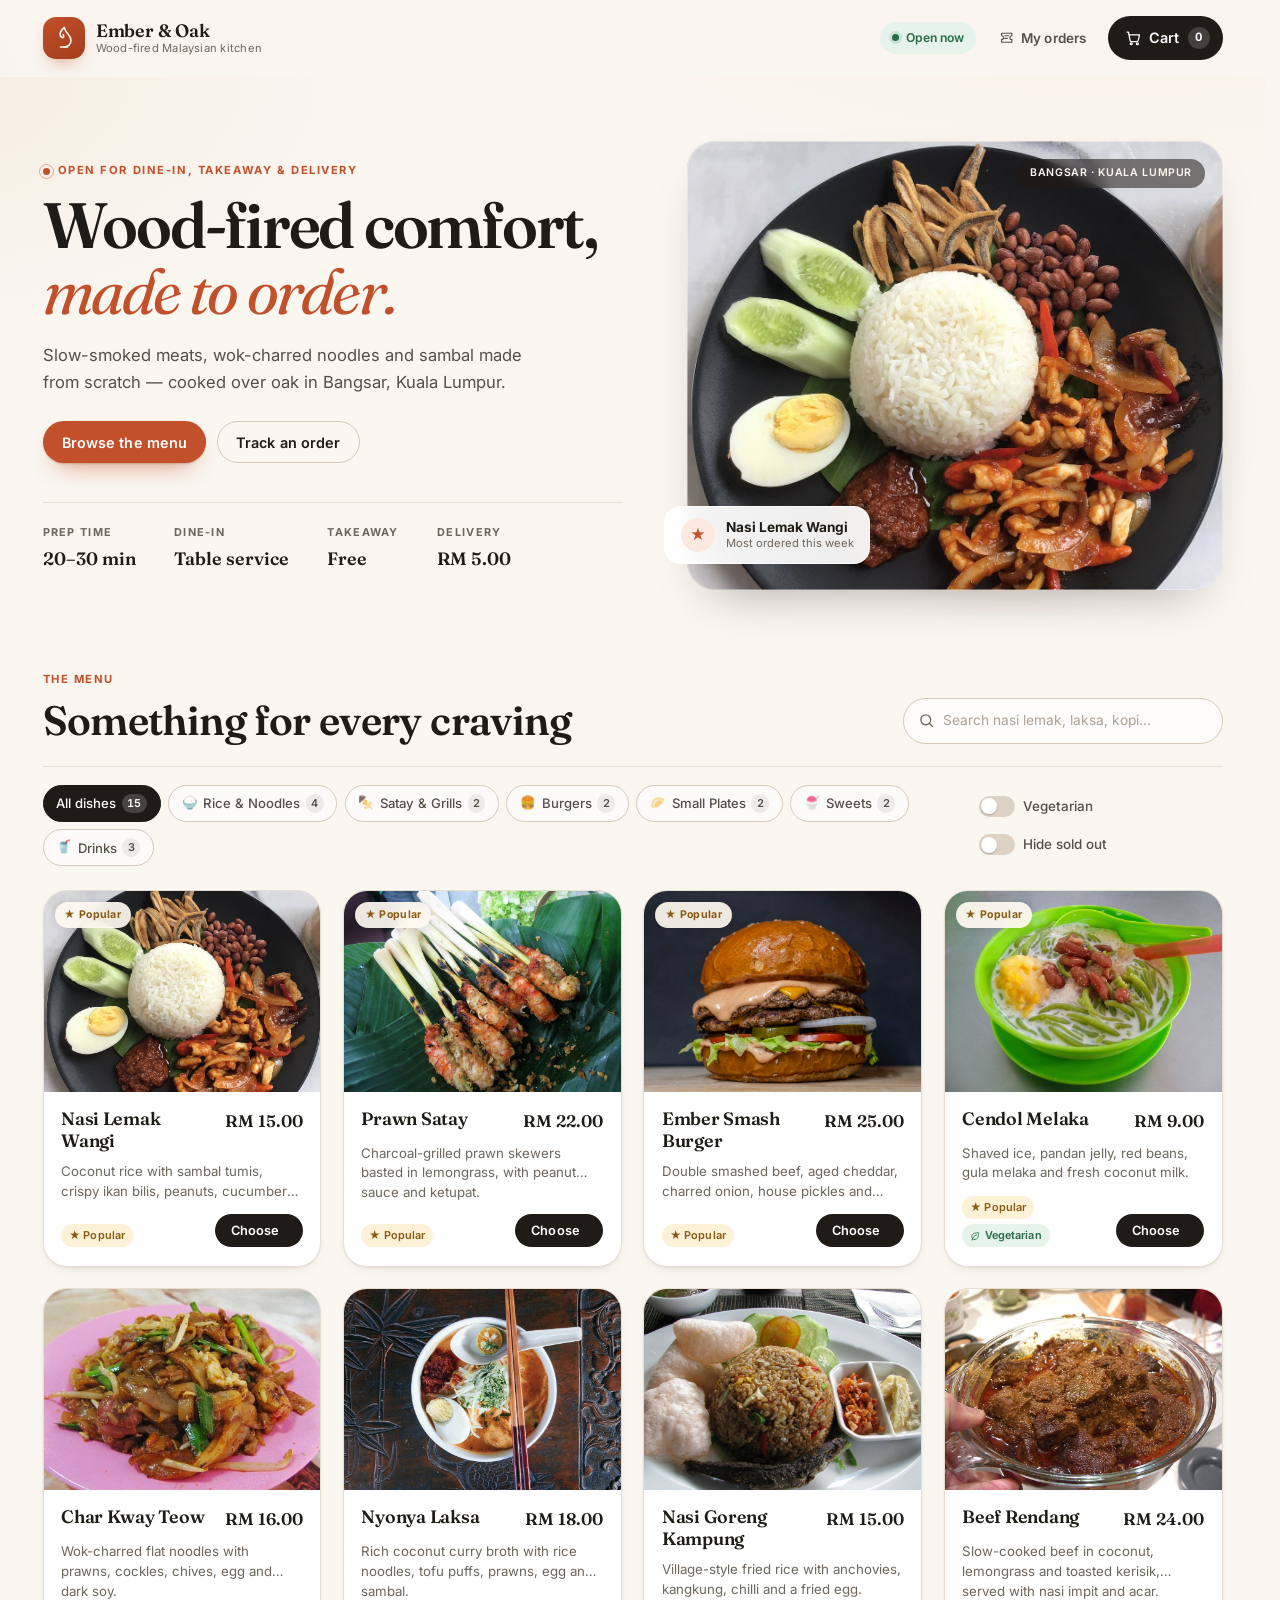
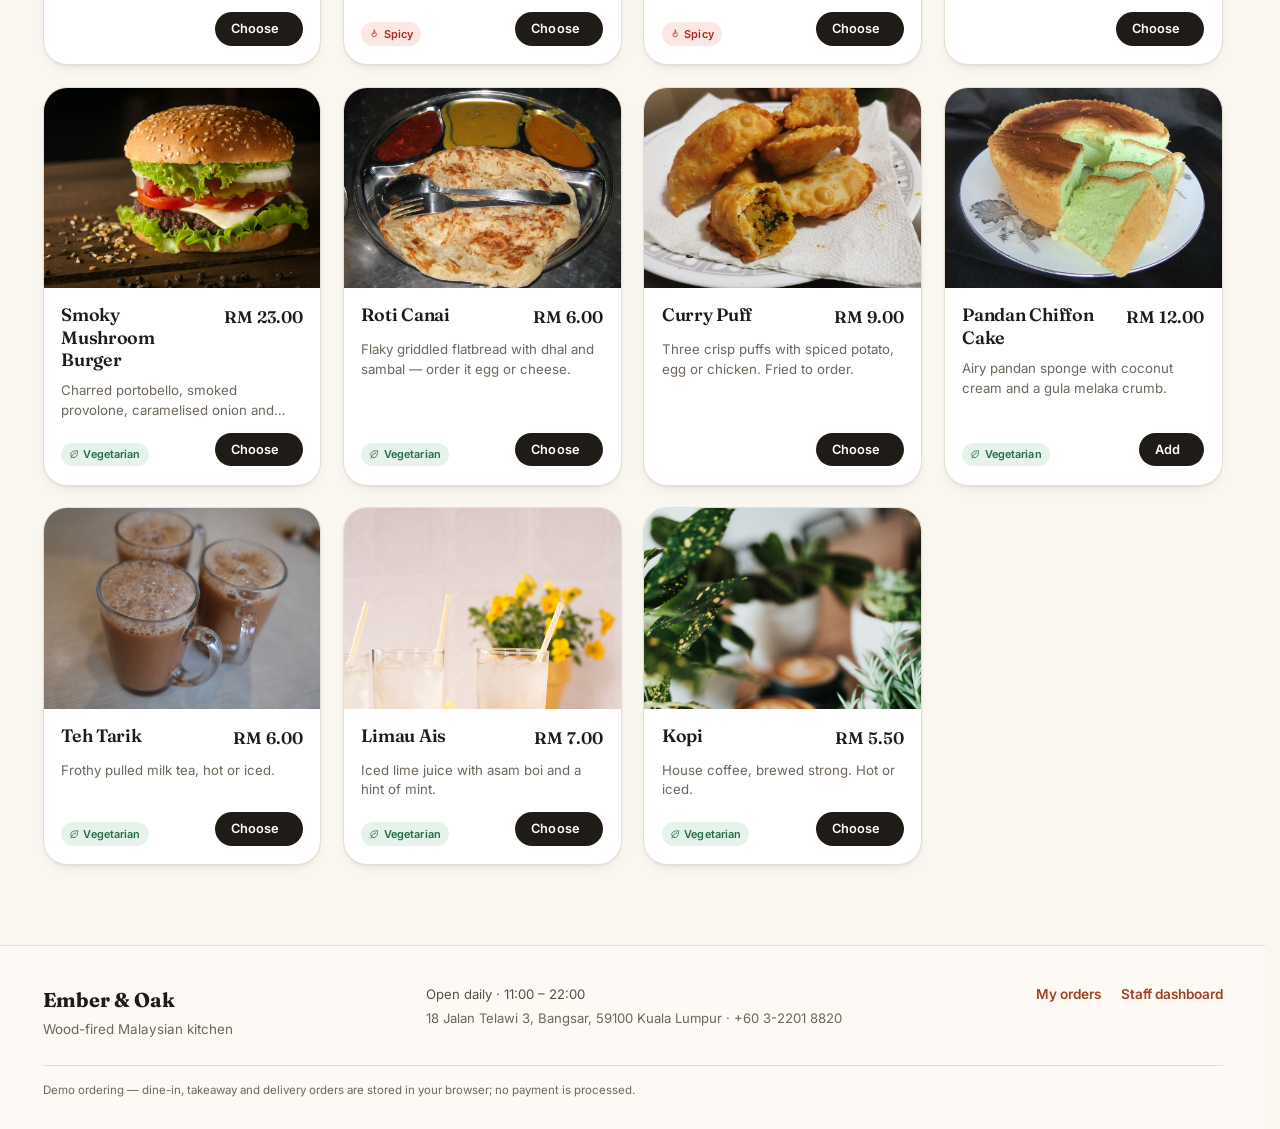
<file: index.html>
<!DOCTYPE html>
<html lang="en-MY">
<head>
  <meta charset="UTF-8">
  <meta name="viewport" content="width=device-width, initial-scale=1">
  <title>Ember &amp; Oak — Menu</title>
  <meta name="description" content="Wood-fired Malaysian comfort food in Bangsar, Kuala Lumpur. Order dine-in, takeaway or delivery.">
  <link rel="icon" href="data:image/svg+xml,<svg xmlns='http://www.w3.org/2000/svg' viewBox='0 0 100 100'><text y='.9em' font-size='90'>🔥</text></svg>">
  <link rel="preconnect" href="https://fonts.googleapis.com">
  <link rel="preconnect" href="https://fonts.gstatic.com" crossorigin>
  <link href="https://fonts.googleapis.com/css2?family=Fraunces:ital,opsz,wght@0,9..144,400;0,9..144,600;0,9..144,700;1,9..144,400;1,9..144,600&family=Inter:wght@400;500;600;700&display=swap" rel="stylesheet">
  <link rel="stylesheet" href="assets/css/app.css?v=8">
</head>
<body class="storefront">

  <header class="site-header" id="siteHeader">
    <div class="container header-inner">
      <a class="brand" href="index.html" >
        <span class="brand-mark" aria-hidden="true">
          <svg viewBox="0 0 24 24" fill="none" stroke="currentColor" stroke-width="1.6" stroke-linecap="round" stroke-linejoin="round">
            <path d="M12 21c4.2 0 7-2.9 7-6.7 0-3.4-2.3-5.4-4-7.5C13.5 4.9 12.6 3.3 12.4 1.5c-2.4 1.9-4.3 4.3-4.3 6.8 0 1.6.8 2.7 1.9 3.2.7.3 1.4 0 1.6-.7.2-.7 0-1.5-.4-2.2"/>
            <path d="M8.5 21h7"/>
          </svg>
        </span>
        <span class="brand-text">
          <strong id="brandName">Ember &amp; Oak</strong>
          <small id="brandTagline">Wood-fired comfort food</small>
        </span>
      </a>

      <div class="header-actions">
        <span class="status-pill" id="statusPill"><span class="status-dot"></span>Open now</span>
        <button class="btn btn-ghost header-orders" id="myOrdersBtn" type="button">
          <svg viewBox="0 0 24 24" fill="none" stroke="currentColor" stroke-width="1.8" stroke-linecap="round" stroke-linejoin="round" class="ico" aria-hidden="true"><path d="M4 5h16v4a2 2 0 0 0 0 6v4H4v-4a2 2 0 0 0 0-6V5Z"/><path d="M9 9h6M9 13h4"/></svg>
          My orders
        </button>
        <button class="btn btn-dark cart-btn" id="cartBtn" type="button" aria-label="Open cart">
          <svg viewBox="0 0 24 24" fill="none" stroke="currentColor" stroke-width="1.8" stroke-linecap="round" stroke-linejoin="round" class="ico" aria-hidden="true"><circle cx="9" cy="20" r="1.4"/><circle cx="18" cy="20" r="1.4"/><path d="M3 3h2l2.3 12.1a2 2 0 0 0 2 1.6h7.9a2 2 0 0 0 2-1.6L21 7H6"/></svg>
          <span class="cart-label">Cart</span>
          <span class="cart-count" id="cartCount" aria-live="polite">0</span>
        </button>
      </div>
    </div>
  </header>

  <main>
    <section class="hero container">
      <div class="hero-copy">
        <p class="eyebrow"><span class="pulse-dot"></span><span id="heroStatus">Open for dine-in, takeaway &amp; delivery</span></p>
        <h1>Wood-fired comfort,<br><em>made to order.</em></h1>
        <p class="hero-sub">
          Slow-smoked meats, wok-charred noodles and sambal made from scratch — cooked over
          oak in Bangsar, Kuala Lumpur.
        </p>
        <div class="hero-actions">
          <a class="btn btn-primary" href="#menu">Browse the menu</a>
          <button class="btn btn-outline" id="heroOrdersBtn" type="button">Track an order</button>
        </div>
        <dl class="hero-stats">
          <div><dt>Prep time</dt><dd id="heroPrep">20–30 min</dd></div>
          <div><dt>Dine-in</dt><dd>Table service</dd></div>
          <div><dt>Takeaway</dt><dd>Free</dd></div>
          <div><dt>Delivery</dt><dd id="heroFee">RM 5.00</dd></div>
        </dl>
      </div>

      <div class="hero-media">
        <div class="hero-photo thumb" data-emoji="🍚">
          <img src="assets/img/hero-nasi-lemak.jpg"
               alt="Nasi lemak with sambal, ikan bilis, peanuts, cucumber and egg" onerror="this.style.display='none'">
        </div>
        <div class="hero-badge">
          <span class="hero-star">★</span>
          <div><strong>Nasi Lemak Wangi</strong><small>Most ordered this week</small></div>
        </div>
        <div class="hero-note">Bangsar · Kuala Lumpur</div>
      </div>
    </section>

    <section class="menu-section container" id="menu">
      <div class="section-head">
        <div>
          <p class="eyebrow">The menu</p>
          <h2>Something for every craving</h2>
        </div>
        <label class="search">
          <span class="sr-only">Search the menu</span>
          <svg class="ico" viewBox="0 0 24 24" fill="none" stroke="currentColor" stroke-width="1.8" stroke-linecap="round"><circle cx="11" cy="11" r="7"/><path d="m20.5 20.5-4-4"/></svg>
          <input type="search" id="searchInput" placeholder="Search nasi lemak, laksa, kopi…" autocomplete="off">
        </label>
      </div>

      <div class="filter-bar">
        <div class="chips" id="categoryChips" role="tablist" aria-label="Menu categories"></div>
        <div class="toggles">
          <label class="switch-line">
            <input type="checkbox" id="vegOnly">
            <span class="switch"></span>
            Vegetarian
          </label>
          <label class="switch-line">
            <input type="checkbox" id="hideSoldOut">
            <span class="switch"></span>
            Hide sold out
          </label>
        </div>
      </div>

      <div class="dish-grid" id="dishGrid"></div>

      <div class="empty-state" id="menuEmpty" hidden>
        <div class="empty-emoji">🍽️</div>
        <h3>No dishes found</h3>
        <p>Try a different search or clear your filters.</p>
        <button class="btn btn-outline" id="clearFilters" type="button">Clear filters</button>
      </div>
    </section>
  </main>

  <footer class="site-footer">
    <div class="container footer-inner">
      <div class="footer-brand">
        <strong id="footerName">Ember &amp; Oak</strong>
        <p>Wood-fired comfort food, made to order.</p>
      </div>
      <div class="footer-meta">
        <p id="footerHours">Open daily · 11:00 – 22:00</p>
        <p id="footerContact">18 Jalan Telawi 3, Bangsar, 59100 Kuala Lumpur · +60 3-2201 8820</p>
      </div>
      <div class="footer-links">
        <button class="link-btn" id="footerOrders" type="button">My orders</button>
        <a class="link-btn" href="admin.html">Staff dashboard</a>
      </div>
    </div>
    <div class="container footer-fine">
      <p>Demo ordering — dine-in, takeaway and delivery orders are stored in your browser; no payment is processed.</p>
    </div>
  </footer>

  <!-- Cart drawer -->
  <div class="scrim" id="scrim"></div>
  <aside class="drawer" id="cartDrawer" aria-label="Your cart" aria-hidden="true" inert>
    <div class="drawer-head">
      <div>
        <p class="eyebrow">Your order</p>
        <h2>Cart</h2>
      </div>
      <button class="icon-btn" data-close-drawer type="button" aria-label="Close cart">
        <svg class="ico" viewBox="0 0 24 24" fill="none" stroke="currentColor" stroke-width="1.8" stroke-linecap="round"><path d="M18 6 6 18M6 6l12 12"/></svg>
      </button>
    </div>
    <div class="drawer-body" id="cartLines"></div>
    <div class="drawer-foot" id="cartFoot"></div>
  </aside>

  <script src="assets/js/store.js?v=8"></script>
  <script src="assets/js/ui.js?v=9"></script>
  <script src="assets/js/menu.js?v=9"></script>
</body>
</html>
</file>
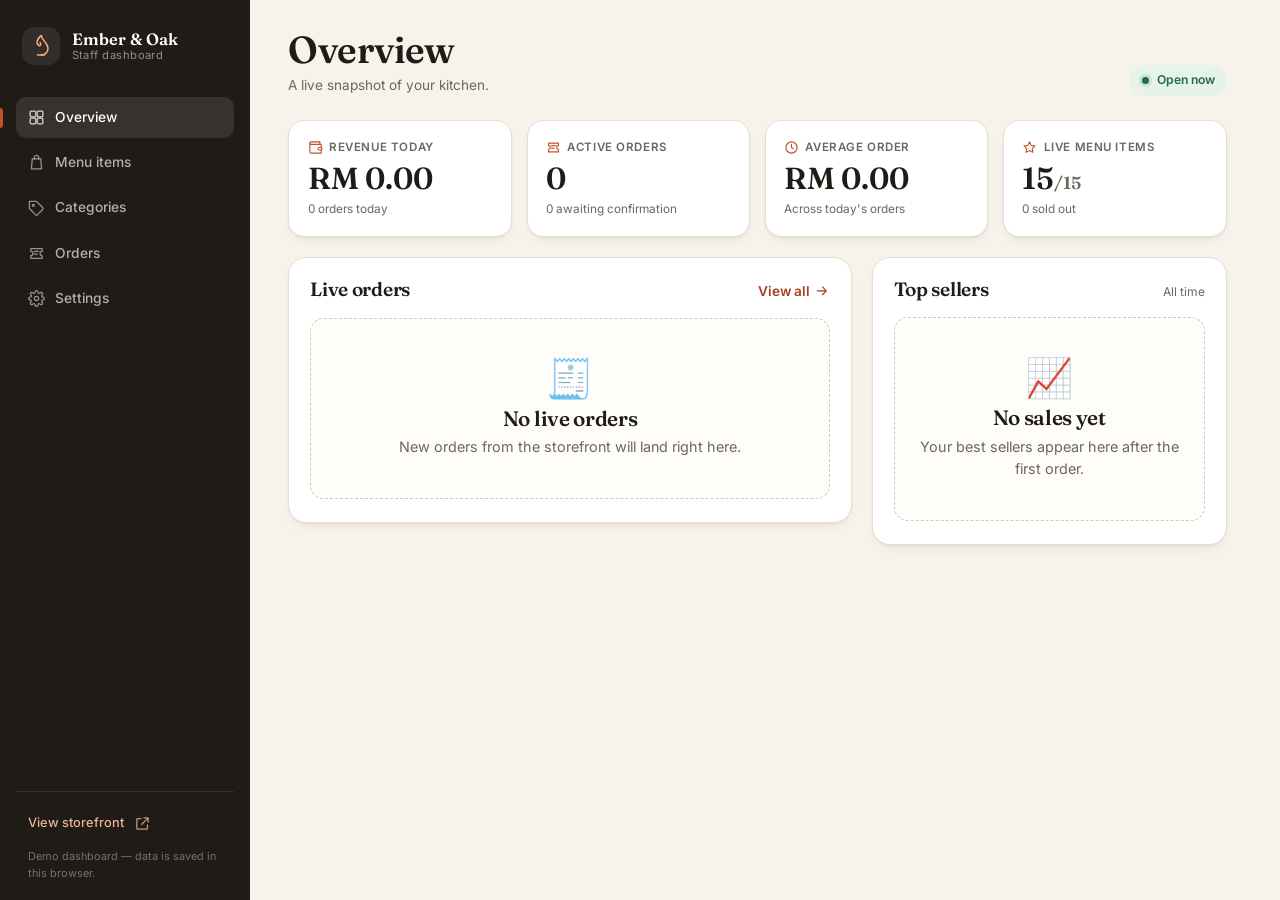
<file: admin.html>
<!DOCTYPE html>
<html lang="en-MY">
<head>
  <meta charset="UTF-8">
  <meta name="viewport" content="width=device-width, initial-scale=1">
  <title>Ember &amp; Oak — Dashboard</title>
  <meta name="robots" content="noindex">
  <meta name="description" content="Staff dashboard for Ember & Oak — manage the menu, orders and storefront settings.">
  <link rel="icon" href="data:image/svg+xml,<svg xmlns='http://www.w3.org/2000/svg' viewBox='0 0 100 100'><text y='.9em' font-size='90'>🔥</text></svg>">
  <link rel="preconnect" href="https://fonts.googleapis.com">
  <link rel="preconnect" href="https://fonts.gstatic.com" crossorigin>
  <link href="https://fonts.googleapis.com/css2?family=Fraunces:ital,opsz,wght@0,9..144,400;0,9..144,600;0,9..144,700;1,9..144,400&family=Inter:wght@400;500;600;700&display=swap" rel="stylesheet">
  <link rel="stylesheet" href="assets/css/app.css?v=8">
</head>
<body class="admin-body">

  <div class="admin">
    <aside class="sidebar">
      <a class="side-brand" href="index.html">
        <span class="brand-mark" aria-hidden="true">
          <svg viewBox="0 0 24 24" fill="none" stroke="currentColor" stroke-width="1.6" stroke-linecap="round" stroke-linejoin="round">
            <path d="M12 21c4.2 0 7-2.9 7-6.7 0-3.4-2.3-5.4-4-7.5C13.5 4.9 12.6 3.3 12.4 1.5c-2.4 1.9-4.3 4.3-4.3 6.8 0 1.6.8 2.7 1.9 3.2.7.3 1.4 0 1.6-.7.2-.7 0-1.5-.4-2.2"/>
            <path d="M8.5 21h7"/>
          </svg>
        </span>
        <span class="side-brand-text">
          <strong id="sideBrandName">Ember &amp; Oak</strong>
          <small>Staff dashboard</small>
        </span>
      </a>

      <nav class="side-nav" aria-label="Dashboard sections">
        <a class="side-link" href="#overview" data-nav="overview">
          <svg class="ico" viewBox="0 0 24 24" fill="none" stroke="currentColor" stroke-width="1.8" aria-hidden="true"><rect x="3" y="3" width="8" height="8" rx="1.6"/><rect x="13" y="3" width="8" height="8" rx="1.6"/><rect x="3" y="13" width="8" height="8" rx="1.6"/><rect x="13" y="13" width="8" height="8" rx="1.6"/></svg>
          Overview
        </a>
        <a class="side-link" href="#menu" data-nav="menu">
          <svg class="ico" viewBox="0 0 24 24" fill="none" stroke="currentColor" stroke-width="1.8" stroke-linecap="round" aria-hidden="true"><path d="M6 7h12l1.2 14H4.8L6 7Z"/><path d="M9 7V5a3 3 0 0 1 6 0v2"/></svg>
          Menu items
        </a>
        <a class="side-link" href="#categories" data-nav="categories">
          <svg class="ico" viewBox="0 0 24 24" fill="none" stroke="currentColor" stroke-width="1.8" stroke-linecap="round" stroke-linejoin="round" aria-hidden="true"><path d="M20.6 13.4 12 22 2 12V2h10l8.6 8.6a2 2 0 0 1 0 2.8Z"/><circle cx="7.5" cy="7.5" r="1.4"/></svg>
          Categories
        </a>
        <a class="side-link" href="#orders" data-nav="orders">
          <svg class="ico" viewBox="0 0 24 24" fill="none" stroke="currentColor" stroke-width="1.8" stroke-linecap="round" stroke-linejoin="round" aria-hidden="true"><path d="M4 5h16v4a2 2 0 0 0 0 6v4H4v-4a2 2 0 0 0 0-6V5Z"/><path d="M9 9h6M9 13h4"/></svg>
          Orders
          <span class="side-badge" id="sideOrderCount" hidden>0</span>
        </a>
        <a class="side-link" href="#settings" data-nav="settings">
          <svg class="ico" viewBox="0 0 24 24" fill="none" stroke="currentColor" stroke-width="1.8" stroke-linecap="round" stroke-linejoin="round" aria-hidden="true"><circle cx="12" cy="12" r="3"/><path d="M19.4 15a1.7 1.7 0 0 0 .3 1.9l.1.1a2 2 0 1 1-2.8 2.8l-.1-.1a1.7 1.7 0 0 0-1.9-.3 1.7 1.7 0 0 0-1 1.5V21a2 2 0 1 1-4 0v-.1a1.7 1.7 0 0 0-1.1-1.5 1.7 1.7 0 0 0-1.9.3l-.1.1a2 2 0 1 1-2.8-2.8l.1-.1a1.7 1.7 0 0 0 .3-1.9 1.7 1.7 0 0 0-1.5-1H3a2 2 0 1 1 0-4h.1A1.7 1.7 0 0 0 4.6 9a1.7 1.7 0 0 0-.3-1.9l-.1-.1a2 2 0 1 1 2.8-2.8l.1.1a1.7 1.7 0 0 0 1.9.3H9a1.7 1.7 0 0 0 1-1.5V3a2 2 0 1 1 4 0v.1a1.7 1.7 0 0 0 1 1.5 1.7 1.7 0 0 0 1.9-.3l.1-.1a2 2 0 1 1 2.8 2.8l-.1.1a1.7 1.7 0 0 0-.3 1.9V9a1.7 1.7 0 0 0 1.5 1H21a2 2 0 1 1 0 4h-.1a1.7 1.7 0 0 0-1.5 1Z"/></svg>
          Settings
        </a>
      </nav>

      <div class="side-foot">
        <a class="side-link storefront-link" href="index.html" target="_blank" rel="noopener">
          View storefront
          <svg class="ico" viewBox="0 0 24 24" fill="none" stroke="currentColor" stroke-width="1.8" stroke-linecap="round" stroke-linejoin="round" aria-hidden="true"><path d="M14 4h6v6M20 4l-9 9"/><path d="M19 14v5a1 1 0 0 1-1 1H5a1 1 0 0 1-1-1V6a1 1 0 0 1 1-1h5"/></svg>
        </a>
        <p class="side-note">Demo dashboard — data is saved in this browser.</p>
      </div>
    </aside>

    <main class="admin-main">
      <header class="admin-header">
        <div class="admin-heading">
          <h1 id="pageTitle">Overview</h1>
          <p id="pageSub">A live snapshot of your kitchen.</p>
        </div>
        <div class="admin-actions">
          <span class="status-pill" id="adminStatus"><span class="status-dot"></span>Open now</span>
          <button class="btn btn-dark btn-sm" id="newItemBtn" type="button" hidden>+ New item</button>
        </div>
      </header>

      <div class="admin-view" id="adminView"></div>
    </main>
  </div>

  <script src="assets/js/store.js?v=8"></script>
  <script src="assets/js/ui.js?v=9"></script>
  <script src="assets/js/admin.js?v=9"></script>
</body>
</html>
</file>
